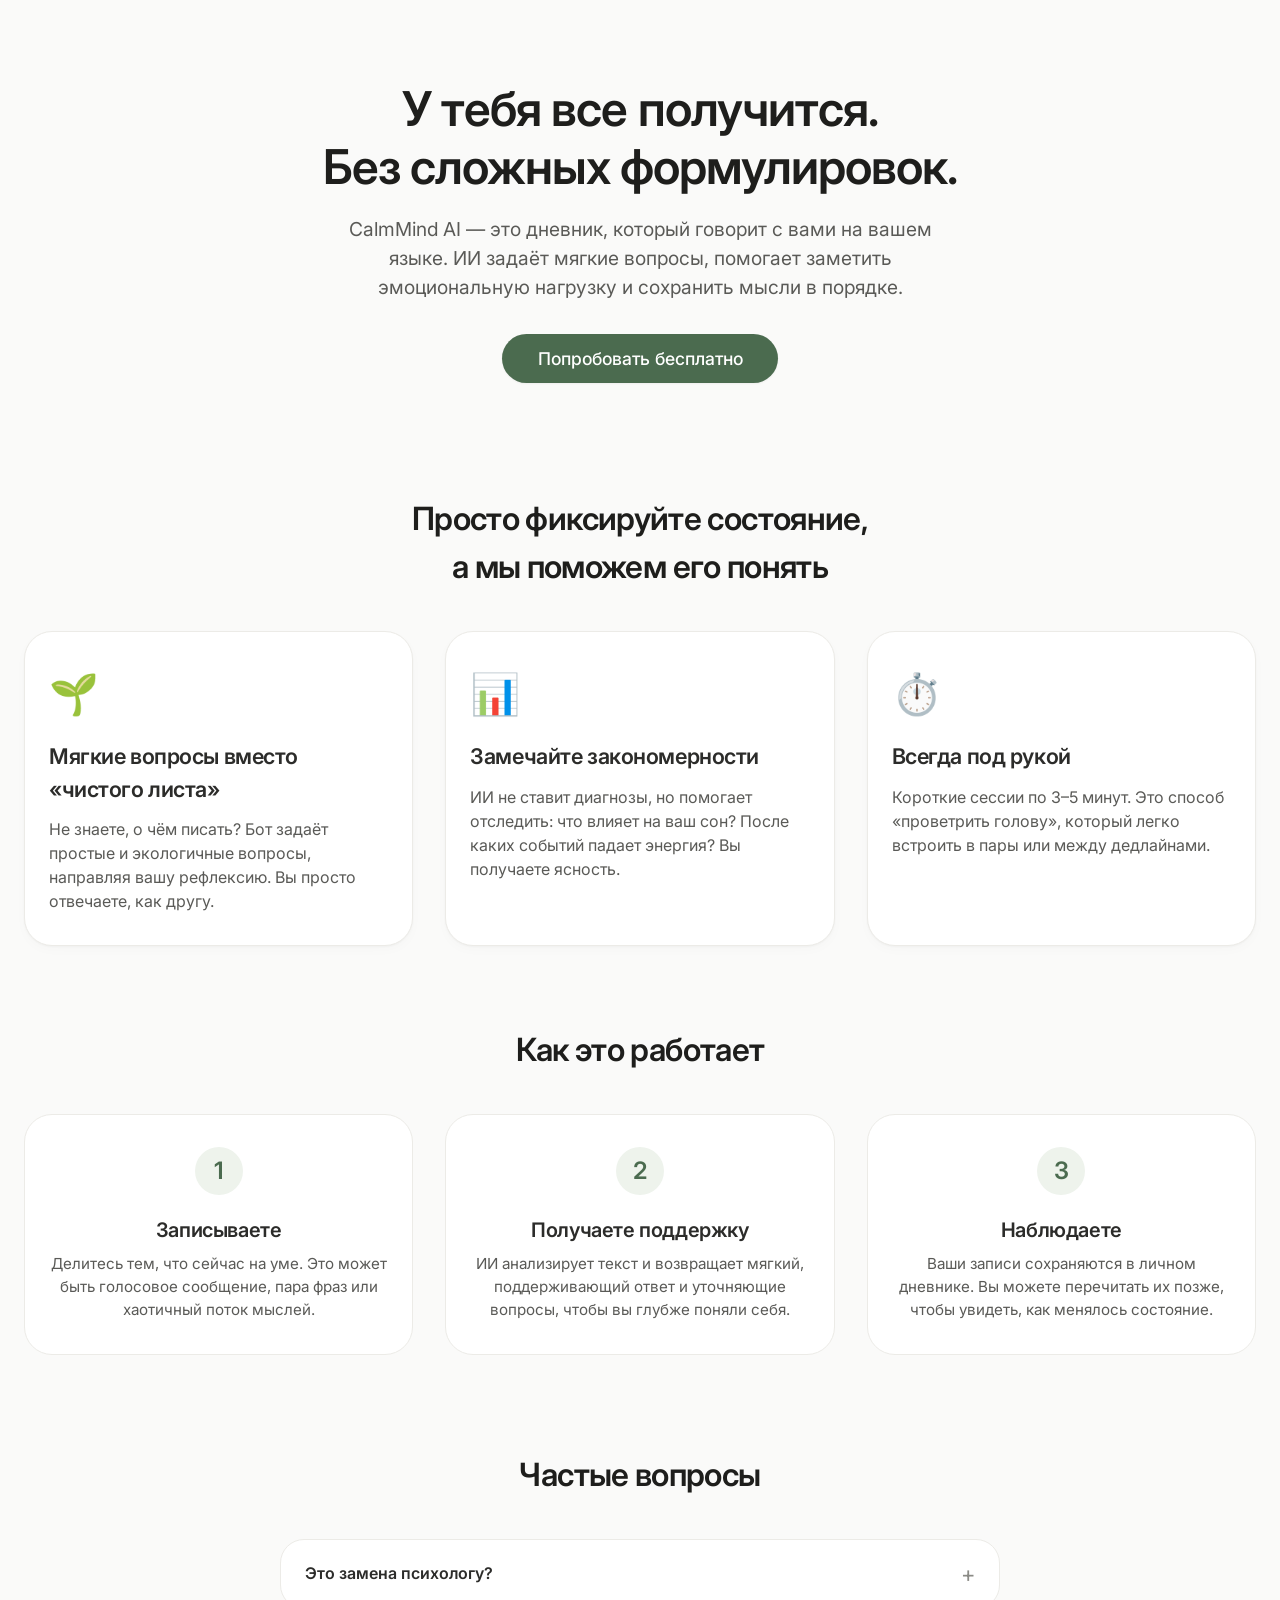
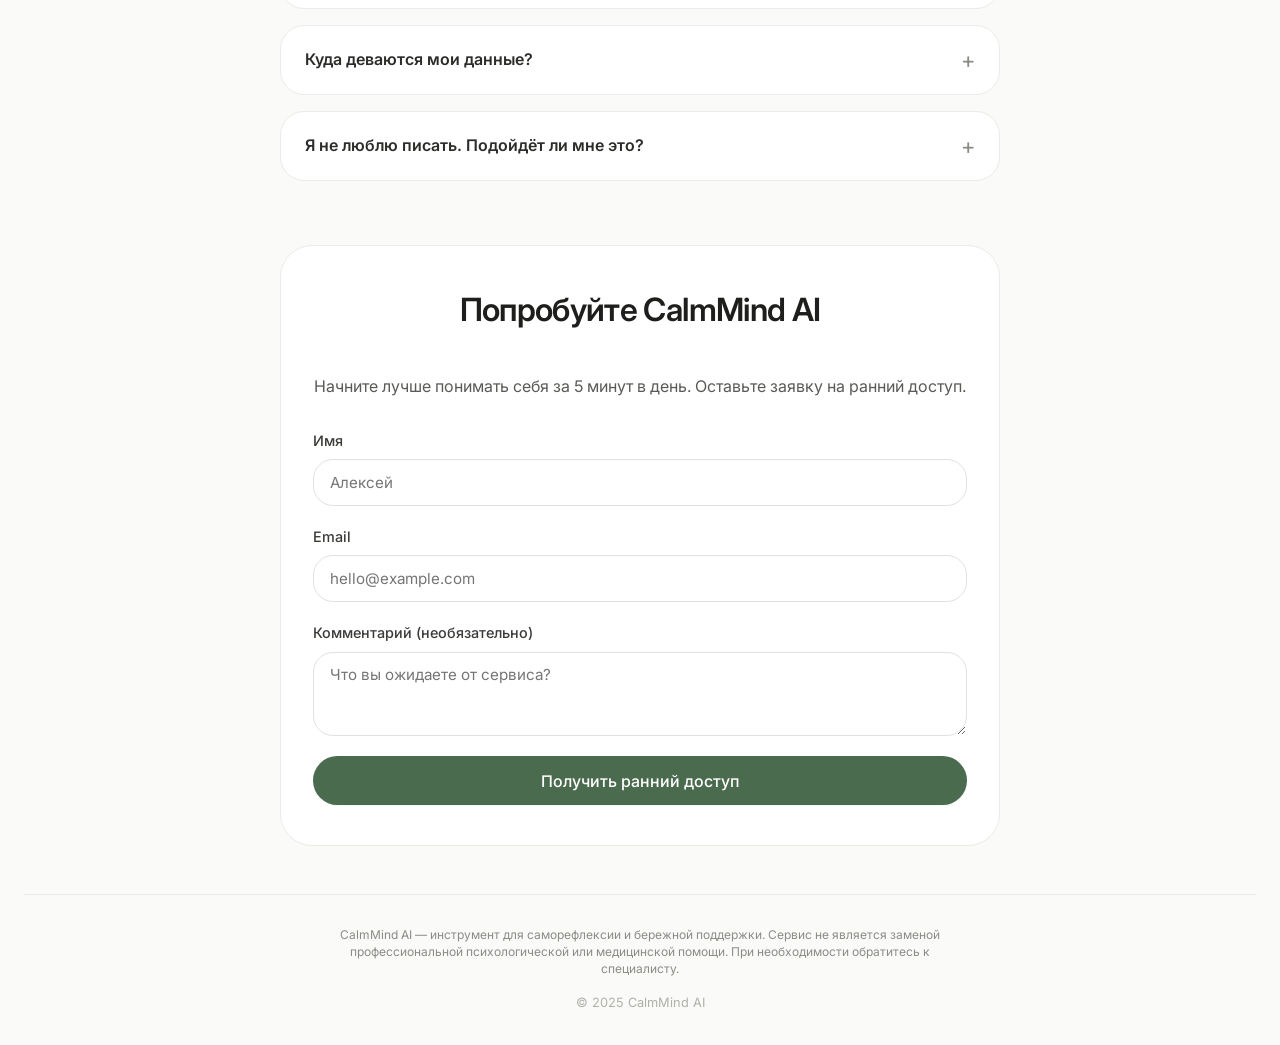
<file: projects/calm-mind/index.html>
<!DOCTYPE html>
<html lang="ru">
<head>
    <meta charset="UTF-8">
    <meta name="viewport" content="width=device-width, initial-scale=1.0, viewport-fit=cover">
    <title>CalmMind AI — бережный помощник для саморефлексии</title>
    <meta name="description" content="AI-помощник для саморефлексии, дневника состояния и бережной поддержки. Помогает заметить эмоциональную нагрузку и лучше понимать себя.">
    <link rel="stylesheet" href="style.css">
    <link rel="preconnect" href="https://fonts.googleapis.com">
    <link rel="preconnect" href="https://fonts.gstatic.com" crossorigin>
    <link href="https://fonts.googleapis.com/css2?family=Inter:opsz,wght@14..32,300;14..32,400;14..32,500;14..32,600;14..32,700&display=swap" rel="stylesheet">
</head>
<body>
    <div class="container">
        <!-- Hero блок -->
        <header class="hero">
            <h1 class="hero__title">У тебя все получится.<br>Без сложных формулировок.</h1>
            <p class="hero__subtitle">
                CalmMind AI — это дневник, который говорит с вами на вашем языке. 
                ИИ задаёт мягкие вопросы, помогает заметить эмоциональную нагрузку 
                и сохранить мысли в порядке.
            </p>
            <button class="btn btn-primary hero__cta" id="openFormBtn">Попробовать бесплатно</button>
        </header>

        <!-- Блок преимуществ -->
        <section class="benefits">
            <h2 class="section-title">Просто фиксируйте состояние,<br>а мы поможем его понять</h2>
            <div class="benefits__grid">
                <div class="benefit-card">
                    <div class="benefit-card__emoji">🌱</div>
                    <h3 class="benefit-card__title">Мягкие вопросы вместо «чистого листа»</h3>
                    <p class="benefit-card__desc">Не знаете, о чём писать? Бот задаёт простые и экологичные вопросы, направляя вашу рефлексию. Вы просто отвечаете, как другу.</p>
                </div>
                <div class="benefit-card">
                    <div class="benefit-card__emoji">📊</div>
                    <h3 class="benefit-card__title">Замечайте закономерности</h3>
                    <p class="benefit-card__desc">ИИ не ставит диагнозы, но помогает отследить: что влияет на ваш сон? После каких событий падает энергия? Вы получаете ясность.</p>
                </div>
                <div class="benefit-card">
                    <div class="benefit-card__emoji">⏱️</div>
                    <h3 class="benefit-card__title">Всегда под рукой</h3>
                    <p class="benefit-card__desc">Короткие сессии по 3–5 минут. Это способ «проветрить голову», который легко встроить в пары или между дедлайнами.</p>
                </div>
            </div>
        </section>

        <!-- Блок "Как это работает" -->
        <section class="how-it-works">
            <h2 class="section-title">Как это работает</h2>
            <div class="steps">
                <div class="step">
                    <div class="step__number">1</div>
                    <h3 class="step__title">Записываете</h3>
                    <p class="step__desc">Делитесь тем, что сейчас на уме. Это может быть голосовое сообщение, пара фраз или хаотичный поток мыслей.</p>
                </div>
                <div class="step">
                    <div class="step__number">2</div>
                    <h3 class="step__title">Получаете поддержку</h3>
                    <p class="step__desc">ИИ анализирует текст и возвращает мягкий, поддерживающий ответ и уточняющие вопросы, чтобы вы глубже поняли себя.</p>
                </div>
                <div class="step">
                    <div class="step__number">3</div>
                    <h3 class="step__title">Наблюдаете</h3>
                    <p class="step__desc">Ваши записи сохраняются в личном дневнике. Вы можете перечитать их позже, чтобы увидеть, как менялось состояние.</p>
                </div>
            </div>
        </section>

        <!-- Блок FAQ -->
        <section class="faq">
            <h2 class="section-title">Частые вопросы</h2>
            <div class="faq__list">
                <div class="faq-item">
                    <button class="faq-item__question">Это замена психологу?</button>
                    <div class="faq-item__answer">
                        <p>Нет. CalmMind AI — это инструмент для саморефлексии и трекинга состояния. Он помогает структурировать мысли, но не может диагностировать расстройства или заменить живую терапию. Если вам тяжело, мы всегда рекомендуем обращаться к специалисту.</p>
                    </div>
                </div>
                <div class="faq-item">
                    <button class="faq-item__question">Куда деваются мои данные?</button>
                    <div class="faq-item__answer">
                        <p>Ваши записи видны только вам. Мы используем безопасное хранилище и не передаём личные данные третьим лицам. Вы всегда можете удалить свой дневник.</p>
                    </div>
                </div>
                <div class="faq-item">
                    <button class="faq-item__question">Я не люблю писать. Подойдёт ли мне это?</button>
                    <div class="faq-item__answer">
                        <p>Да. Вы можете записывать мысли короткими тезисами или даже использовать голосовой ввод. Не нужно быть писателем, достаточно просто говорить то, что чувствуете.</p>
                    </div>
                </div>
            </div>
        </section>

        <!-- Форма заявки -->
        <section class="form-section" id="form-section">
            <h2 class="section-title">Попробуйте CalmMind AI</h2>
            <p class="form-section__subtitle">Начните лучше понимать себя за 5 минут в день. Оставьте заявку на ранний доступ.</p>
            <form id="signupForm" class="signup-form">
                <div class="form-group">
                    <label for="name">Имя</label>
                    <input type="text" id="name" name="name" required placeholder="Алексей">
                </div>
                <div class="form-group">
                    <label for="email">Email</label>
                    <input type="email" id="email" name="email" required placeholder="hello@example.com">
                </div>
                <div class="form-group">
                    <label for="comment">Комментарий (необязательно)</label>
                    <textarea id="comment" name="comment" rows="3" placeholder="Что вы ожидаете от сервиса?"></textarea>
                </div>
                <button type="submit" class="btn btn-primary btn-full">Получить ранний доступ</button>
                <div id="formMessage" class="form-message"></div>
            </form>
        </section>

        <!-- Дисклеймер -->
        <footer class="footer">
            <p class="disclaimer">
                CalmMind AI — инструмент для саморефлексии и бережной поддержки. Сервис не является заменой профессиональной психологической или медицинской помощи. При необходимости обратитесь к специалисту.
            </p>
            <p class="footer__copy">© 2025 CalmMind AI</p>
        </footer>
    </div>

    <!-- Модальное окно для кнопки "Попробовать" -->
    <div id="modal" class="modal">
        <div class="modal__content">
            <span class="modal__close">&times;</span>
            <h3 class="modal__title">Оставьте заявку</h3>
            <p class="modal__desc">Мы отправим приглашение, как только сервис станет доступен.</p>
            <form id="modalForm" class="modal-form">
                <div class="form-group">
                    <label for="modalName">Имя</label>
                    <input type="text" id="modalName" required placeholder="Алексей">
                </div>
                <div class="form-group">
                    <label for="modalEmail">Email</label>
                    <input type="email" id="modalEmail" required placeholder="hello@example.com">
                </div>
                <button type="submit" class="btn btn-primary btn-full">Отправить</button>
                <div id="modalMessage" class="form-message"></div>
            </form>
        </div>
    </div>

    <script src="script.js"></script>
</body>
</html>
</file>
<file: projects/calm-mind/style.css>
* {
    margin: 0;
    padding: 0;
    box-sizing: border-box;
}

body {
    font-family: 'Inter', -apple-system, BlinkMacSystemFont, 'Segoe UI', sans-serif;
    background-color: #fafaf9;
    color: #2c2c2a;
    line-height: 1.5;
    -webkit-font-smoothing: antialiased;
}

.container {
    max-width: 1280px;
    margin: 0 auto;
    padding: 2rem 1.5rem;
}

/* Типографика */
h1, h2, h3 {
    font-weight: 500;
    letter-spacing: -0.02em;
}

.section-title {
    font-size: 2rem;
    font-weight: 600;
    text-align: center;
    margin-bottom: 2.5rem;
    color: #1e1e1c;
}

@media (max-width: 768px) {
    .section-title {
        font-size: 1.75rem;
        margin-bottom: 2rem;
    }
    .container {
        padding: 1.5rem 1rem;
    }
}

/* Кнопки */
.btn {
    display: inline-block;
    border: none;
    border-radius: 40px;
    padding: 0.9rem 2rem;
    font-size: 1rem;
    font-weight: 500;
    font-family: inherit;
    cursor: pointer;
    transition: all 0.2s ease;
    text-align: center;
}

.btn-primary {
    background-color: #4b6b4f;
    color: white;
    box-shadow: 0 1px 2px rgba(0, 0, 0, 0.05);
}

.btn-primary:hover {
    background-color: #3c5540;
    transform: translateY(-1px);
    box-shadow: 0 4px 12px rgba(0, 0, 0, 0.08);
}

.btn-primary:active {
    transform: translateY(0);
}

.btn-full {
    width: 100%;
}

/* Hero блок */
.hero {
    text-align: center;
    padding: 3rem 1rem 4rem 1rem;
    max-width: 800px;
    margin: 0 auto;
}

.hero__title {
    font-size: 3rem;
    font-weight: 600;
    line-height: 1.2;
    margin-bottom: 1.25rem;
    color: #1e1e1c;
}

.hero__subtitle {
    font-size: 1.2rem;
    color: #5a5a57;
    margin-bottom: 2rem;
    max-width: 600px;
    margin-left: auto;
    margin-right: auto;
}

.hero__cta {
    font-size: 1.1rem;
    padding: 0.9rem 2.2rem;
}

@media (max-width: 768px) {
    .hero__title {
        font-size: 2.2rem;
    }
    .hero__subtitle {
        font-size: 1rem;
    }
    .hero {
        padding: 1.5rem 0 2.5rem 0;
    }
}

/* Преимущества */
.benefits {
    padding: 3rem 0 2rem 0;
}

.benefits__grid {
    display: grid;
    grid-template-columns: repeat(auto-fit, minmax(280px, 1fr));
    gap: 2rem;
    margin-top: 1rem;
}

.benefit-card {
    background: white;
    padding: 2rem 1.5rem;
    border-radius: 28px;
    box-shadow: 0 4px 12px rgba(0, 0, 0, 0.02), 0 1px 2px rgba(0, 0, 0, 0.03);
    transition: transform 0.2s ease, box-shadow 0.2s ease;
    border: 1px solid #ecebe7;
}

.benefit-card:hover {
    transform: translateY(-4px);
    box-shadow: 0 20px 30px -12px rgba(0, 0, 0, 0.08);
}

.benefit-card__emoji {
    font-size: 2.5rem;
    margin-bottom: 1rem;
}

.benefit-card__title {
    font-size: 1.35rem;
    font-weight: 600;
    margin-bottom: 0.75rem;
    color: #2c2c2a;
}

.benefit-card__desc {
    color: #5a5a57;
    line-height: 1.5;
}

/* Как это работает */
.how-it-works {
    padding: 3rem 0;
}

.steps {
    display: grid;
    grid-template-columns: repeat(auto-fit, minmax(240px, 1fr));
    gap: 2rem;
    text-align: center;
}

.step {
    background: white;
    padding: 2rem 1.5rem;
    border-radius: 28px;
    border: 1px solid #ecebe7;
}

.step__number {
    width: 48px;
    height: 48px;
    background-color: #eef3ec;
    color: #4b6b4f;
    font-size: 1.5rem;
    font-weight: 600;
    border-radius: 60px;
    display: flex;
    align-items: center;
    justify-content: center;
    margin: 0 auto 1.25rem auto;
}

.step__title {
    font-size: 1.25rem;
    font-weight: 600;
    margin-bottom: 0.5rem;
}

.step__desc {
    color: #5a5a57;
    font-size: 0.95rem;
}

/* FAQ */
.faq {
    padding: 3rem 0 2rem 0;
    max-width: 720px;
    margin: 0 auto;
}

.faq__list {
    display: flex;
    flex-direction: column;
    gap: 1rem;
}

.faq-item {
    background: white;
    border-radius: 24px;
    border: 1px solid #ecebe7;
    overflow: hidden;
}

.faq-item__question {
    width: 100%;
    text-align: left;
    background: none;
    border: none;
    padding: 1.25rem 1.5rem;
    font-size: 1rem;
    font-weight: 600;
    font-family: inherit;
    color: #2c2c2a;
    cursor: pointer;
    display: flex;
    justify-content: space-between;
    align-items: center;
    transition: background 0.2s;
}

.faq-item__question:hover {
    background-color: #f9f9f7;
}

.faq-item__question::after {
    content: '+';
    font-size: 1.4rem;
    font-weight: 400;
    color: #8b8b86;
    transition: transform 0.2s;
}

.faq-item.active .faq-item__question::after {
    content: '−';
}

.faq-item__answer {
    max-height: 0;
    padding: 0 1.5rem;
    overflow: hidden;
    transition: max-height 0.3s ease-out, padding 0.2s ease;
    color: #5a5a57;
    border-top: 1px solid transparent;
}

.faq-item.active .faq-item__answer {
    max-height: 300px;
    padding: 0 1.5rem 1.25rem 1.5rem;
    border-top-color: #ecebe7;
}

.faq-item__answer p {
    margin: 0;
    line-height: 1.5;
}

/* Форма */
.form-section {
    background: white;
    border-radius: 32px;
    padding: 2.5rem 2rem;
    margin: 2rem 0;
    border: 1px solid #ecebe7;
    max-width: 720px;
    margin-left: auto;
    margin-right: auto;
}

.form-section__subtitle {
    text-align: center;
    color: #5a5a57;
    margin-bottom: 2rem;
}

.signup-form {
    display: flex;
    flex-direction: column;
    gap: 1.25rem;
}

.form-group {
    display: flex;
    flex-direction: column;
    gap: 0.5rem;
}

.form-group label {
    font-weight: 500;
    font-size: 0.9rem;
    color: #3b3b38;
}

.form-group input,
.form-group textarea {
    padding: 0.8rem 1rem;
    border: 1px solid #e2e1dd;
    border-radius: 20px;
    font-family: inherit;
    font-size: 0.95rem;
    transition: border 0.2s, box-shadow 0.2s;
    background: #ffffff;
}

.form-group input:focus,
.form-group textarea:focus {
    outline: none;
    border-color: #4b6b4f;
    box-shadow: 0 0 0 3px rgba(75, 107, 79, 0.1);
}

.form-message {
    margin-top: 1rem;
    padding: 0.75rem;
    border-radius: 60px;
    text-align: center;
    font-size: 0.9rem;
    background-color: #eef3ec;
    color: #2c5e2e;
    display: none;
}

.form-message.show {
    display: block;
}

/* Футер + дисклеймер */
.footer {
    text-align: center;
    margin-top: 3rem;
    padding-top: 2rem;
    border-top: 1px solid #e9e8e4;
}

.disclaimer {
    font-size: 0.75rem;
    color: #8b8b86;
    max-width: 600px;
    margin: 0 auto 1rem auto;
    line-height: 1.4;
}

.footer__copy {
    font-size: 0.8rem;
    color: #b0b0aa;
}

/* Модальное окно */
.modal {
    display: none;
    position: fixed;
    top: 0;
    left: 0;
    width: 100%;
    height: 100%;
    background-color: rgba(30, 30, 28, 0.7);
    align-items: center;
    justify-content: center;
    z-index: 1000;
    backdrop-filter: blur(4px);
}

.modal__content {
    background: white;
    max-width: 480px;
    width: 90%;
    border-radius: 32px;
    padding: 2rem 1.5rem;
    position: relative;
    box-shadow: 0 25px 40px -12px rgba(0, 0, 0, 0.2);
}

.modal__close {
    position: absolute;
    top: 1rem;
    right: 1.5rem;
    font-size: 1.8rem;
    cursor: pointer;
    color: #8b8b86;
    transition: color 0.2s;
}

.modal__close:hover {
    color: #2c2c2a;
}

.modal__title {
    font-size: 1.5rem;
    margin-bottom: 0.5rem;
}

.modal__desc {
    color: #5a5a57;
    margin-bottom: 1.5rem;
}

.modal-form {
    display: flex;
    flex-direction: column;
    gap: 1rem;
}
</file>
